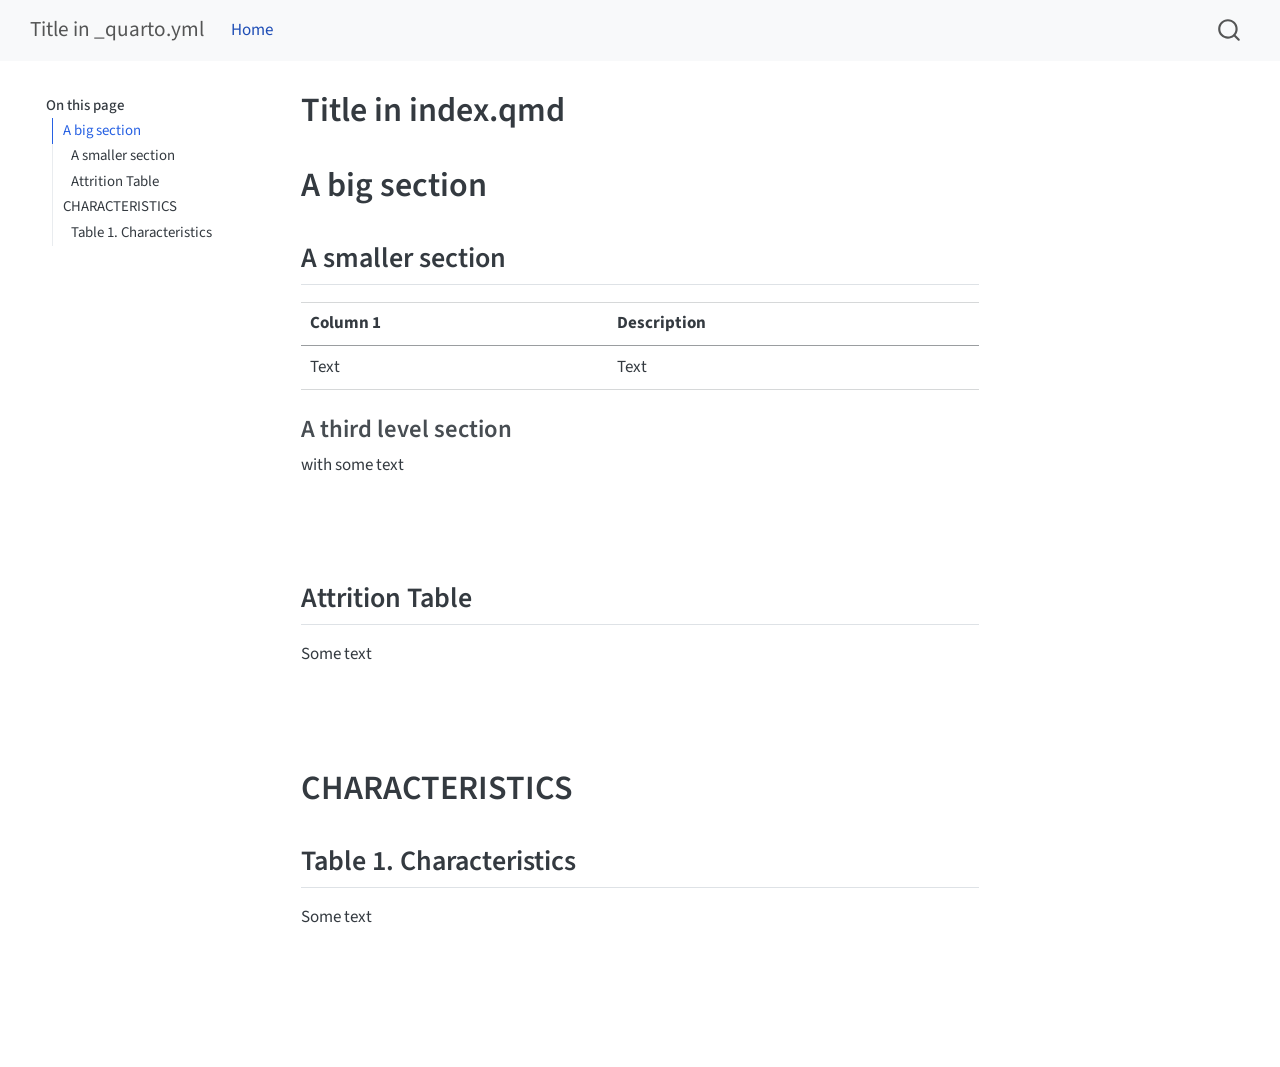
<file: index.html>
<!DOCTYPE html>
<html xmlns="http://www.w3.org/1999/xhtml" lang="en" xml:lang="en"><head>

<meta charset="utf-8">
<meta name="generator" content="quarto-1.10.18">

<meta name="viewport" content="width=device-width, initial-scale=1.0, user-scalable=yes">


<title>Title in index.qmd – Title in _quarto.yml</title>
<style>
/* Default styles provided by pandoc.
** See https://pandoc.org/MANUAL.html#variables-for-html for config info.
*/
span.smallcaps{font-variant: small-caps;}
div.columns{display: flex; gap: 1.5em;}
div.column{flex: auto;}
@media screen {
div.columns{gap: min(4vw, 1.5em);}
div.column{overflow-x: auto;}
}
div.hanging-indent{margin-left: 1.5em; text-indent: -1.5em;}
ul.task-list{list-style: none;}
ul.task-list li input[type="checkbox"] {
  width: 0.8em;
  margin: 0 0.8em 0.2em -1em; /* quarto-specific, see https://github.com/quarto-dev/quarto-cli/issues/4556 */ 
  vertical-align: middle;
}
</style>


<script src="site_libs/quarto-nav/quarto-nav.js"></script>
<script src="site_libs/quarto-nav/headroom.min.js"></script>
<script src="site_libs/clipboard/clipboard.min.js"></script>
<script src="site_libs/quarto-search/autocomplete.umd.js"></script>
<script src="site_libs/quarto-search/fuse.min.js"></script>
<script src="site_libs/quarto-search/quarto-search.js"></script>
<meta name="quarto:offset" content="./">
<script src="site_libs/quarto-html/quarto.js" type="module"></script>
<script src="site_libs/quarto-html/tabsets/tabsets.js" type="module"></script>
<script src="site_libs/quarto-html/popper.min.js"></script>
<script src="site_libs/quarto-html/tippy.umd.min.js"></script>
<script src="site_libs/quarto-html/anchor.min.js"></script>
<link href="site_libs/quarto-html/tippy.css" rel="stylesheet">
<link href="site_libs/quarto-html/quarto-syntax-highlighting-64a204ab8560d761af7679ceaba22944.css" rel="stylesheet" id="quarto-text-highlighting-styles">
<script src="site_libs/bootstrap/bootstrap.min.js"></script>
<link href="site_libs/bootstrap/bootstrap-icons.css" rel="stylesheet">
<link href="site_libs/bootstrap/bootstrap-e3adbaa939bcd423dddc8c8a834270b4.min.css" rel="stylesheet" append-hash="true" id="quarto-bootstrap" data-mode="light">
<script id="quarto-search-options" type="application/json">{
  "location": "navbar",
  "copy-button": false,
  "collapse-after": 3,
  "panel-placement": "end",
  "type": "overlay",
  "limit": 50,
  "keyboard-shortcut": [
    "f",
    "/",
    "s"
  ],
  "show-item-context": false,
  "language": {
    "search-no-results-text": "No results",
    "search-matching-documents-text": "matching documents",
    "search-copy-link-title": "Copy link to search",
    "search-hide-matches-text": "Hide additional matches",
    "search-more-match-text": "more match in this document",
    "search-more-matches-text": "more matches in this document",
    "search-clear-button-title": "Clear",
    "search-text-placeholder": "",
    "search-detached-cancel-button-title": "Cancel",
    "search-submit-button-title": "Submit",
    "search-label": "Search"
  }
}</script>


</head>

<body class="floating nav-fixed quarto-light">

<div id="quarto-search-results"></div>
  <header id="quarto-header" class="headroom fixed-top">
    <nav class="navbar navbar-expand-lg " data-bs-theme="dark">
      <div class="navbar-container container-fluid">
      <div class="navbar-brand-container mx-auto">
    <a class="navbar-brand" href="./index.html">
    <span class="navbar-title">Title in _quarto.yml</span>
    </a>
  </div>
            <div id="quarto-search" class="" title="Search"></div>
          <button class="navbar-toggler" type="button" data-bs-toggle="collapse" data-bs-target="#navbarCollapse" aria-controls="navbarCollapse" role="menu" aria-expanded="false" aria-label="Toggle navigation" onclick="if (window.quartoToggleHeadroom) { window.quartoToggleHeadroom(); }">
  <span class="navbar-toggler-icon"></span>
</button>
          <div class="collapse navbar-collapse" id="navbarCollapse">
            <ul class="navbar-nav navbar-nav-scroll me-auto">
  <li class="nav-item">
    <a class="nav-link active" href="./index.html" aria-current="page"> 
<span class="menu-text">Home</span></a>
  </li>  
</ul>
          </div> <!-- /navcollapse -->
            <div class="quarto-navbar-tools">
</div>
      </div> <!-- /container-fluid -->
    </nav>
</header>
<!-- content -->
<div id="quarto-content" class="quarto-container page-columns page-rows-contents page-layout-article page-navbar">
<!-- sidebar -->
  <nav id="quarto-sidebar" class="sidebar collapse collapse-horizontal quarto-sidebar-collapse-item sidebar-navigation floating overflow-auto">
    <nav id="TOC" role="doc-toc" class="toc-active" data-toc-expanded="99">
    <h2 id="toc-title">On this page</h2>
   
  <ul class="collapse">
  <li><a href="#a-big-section" id="toc-a-big-section" class="nav-link active" data-scroll-target="#a-big-section">A big section</a>
  <ul class="collapse">
  <li><a href="#a-smaller-section" id="toc-a-smaller-section" class="nav-link" data-scroll-target="#a-smaller-section">A smaller section</a></li>
  <li><a href="#attrition-table" id="toc-attrition-table" class="nav-link" data-scroll-target="#attrition-table">Attrition Table</a></li>
  </ul></li>
  <li><a href="#characteristics" id="toc-characteristics" class="nav-link" data-scroll-target="#characteristics">CHARACTERISTICS</a>
  <ul class="collapse">
  <li><a href="#table-1.-characteristics" id="toc-table-1.-characteristics" class="nav-link" data-scroll-target="#table-1.-characteristics">Table 1. Characteristics</a></li>
  </ul></li>
  </ul>
</nav>
</nav>
<div id="quarto-sidebar-glass" class="quarto-sidebar-collapse-item" data-bs-toggle="collapse" data-bs-target=".quarto-sidebar-collapse-item"></div>
<!-- margin-sidebar -->
    <div id="quarto-margin-sidebar" class="sidebar margin-sidebar zindex-bottom">
    </div>
<!-- main -->
<main class="content" id="quarto-document-content">

<header id="title-block-header" class="quarto-title-block default">
<div class="quarto-title">
<h1 class="title">Title in index.qmd</h1>
</div>



<div class="quarto-title-meta">

    
  
    
  </div>
  


</header>


<section id="a-big-section" class="level1">
<h1>A big section</h1>
<section id="a-smaller-section" class="level2">
<h2 class="anchored" data-anchor-id="a-smaller-section">A smaller section</h2>
<table class="caption-top table">
<thead>
<tr class="header">
<th>Column 1</th>
<th>Description</th>
</tr>
</thead>
<tbody>
<tr class="odd">
<td>Text</td>
<td>Text</td>
</tr>
</tbody>
</table>
<section id="a-third-level-section" class="level3">
<h3 class="anchored" data-anchor-id="a-third-level-section">A third level section</h3>
<p>with some text</p>
<p><br> <br></p>
<!----------------------------------------------------------------------------->
<!-- 2. ATTRITION
<!----------------------------------------------------------------------------->
</section>
</section>
<section id="attrition-table" class="level2">
<h2 class="anchored" data-anchor-id="attrition-table">Attrition Table</h2>
<p>Some text</p>
<p><br> <br></p>
<!----------------------------------------------------------------------------->
<!-- 3. CHARACTERISTICS
<!----------------------------------------------------------------------------->
</section>
</section>
<section id="characteristics" class="level1">
<h1>CHARACTERISTICS</h1>
<section id="table-1.-characteristics" class="level2">
<h2 class="anchored" data-anchor-id="table-1.-characteristics">Table 1. Characteristics</h2>
<p>Some text</p>
<p><br></p>


</section>
</section>

</main> <!-- /main -->
<script id="quarto-html-after-body" type="application/javascript">
  window.document.addEventListener("DOMContentLoaded", function (event) {
    const icon = "";
    const anchorJS = new window.AnchorJS();
    anchorJS.options = {
      placement: 'right',
      icon: icon
    };
    anchorJS.add('.anchored');
    const isCodeAnnotation = (el) => {
      for (const clz of el.classList) {
        if (clz.startsWith('code-annotation-')) {                     
          return true;
        }
      }
      return false;
    }
    const onCopySuccess = function(e) {
      // button target
      const button = e.trigger;
      // don't keep focus
      button.blur();
      // flash "checked"
      button.classList.add('code-copy-button-checked');
      var currentTitle = button.getAttribute("title");
      button.setAttribute("title", "Copied!");
      let tooltip;
      if (window.bootstrap) {
        button.setAttribute("data-bs-toggle", "tooltip");
        button.setAttribute("data-bs-placement", "left");
        button.setAttribute("data-bs-title", "Copied!");
        tooltip = new bootstrap.Tooltip(button, 
          { trigger: "manual", 
            customClass: "code-copy-button-tooltip",
            offset: [0, -8]});
        tooltip.show();    
      }
      setTimeout(function() {
        if (tooltip) {
          tooltip.hide();
          button.removeAttribute("data-bs-title");
          button.removeAttribute("data-bs-toggle");
          button.removeAttribute("data-bs-placement");
        }
        button.setAttribute("title", currentTitle);
        button.classList.remove('code-copy-button-checked');
      }, 1000);
      // clear code selection
      e.clearSelection();
    }
    const getTextToCopy = function(trigger) {
      const outerScaffold = trigger.parentElement.cloneNode(true);
      const codeEl = outerScaffold.querySelector('code');
      for (const childEl of codeEl.children) {
        if (isCodeAnnotation(childEl)) {
          childEl.remove();
        }
      }
      return codeEl.innerText;
    }
    const clipboard = new window.ClipboardJS('.code-copy-button:not([data-in-quarto-modal])', {
      text: getTextToCopy
    });
    clipboard.on('success', onCopySuccess);
    if (window.document.getElementById('quarto-embedded-source-code-modal')) {
      const clipboardModal = new window.ClipboardJS('.code-copy-button[data-in-quarto-modal]', {
        text: getTextToCopy,
        container: window.document.getElementById('quarto-embedded-source-code-modal')
      });
      clipboardModal.on('success', onCopySuccess);
    }
      var localhostRegex = new RegExp(/^(?:http|https):\/\/localhost\:?[0-9]*\//);
      var mailtoRegex = new RegExp(/^mailto:/);
        var filterRegex = new RegExp("https:\/\/nolankm\.github\.io\/github-pages-quarto-test\/");
      var isInternal = (href) => {
          return filterRegex.test(href) || localhostRegex.test(href) || mailtoRegex.test(href);
      }
      // Inspect non-navigation links and adorn them if external
     var links = window.document.querySelectorAll('a[href]:not(.nav-link):not(.navbar-brand):not(.toc-action):not(.sidebar-link):not(.sidebar-item-toggle):not(.pagination-link):not(.no-external):not([aria-hidden]):not(.dropdown-item):not(.quarto-navigation-tool):not(.about-link)');
      for (var i=0; i<links.length; i++) {
        const link = links[i];
        if (!isInternal(link.href)) {
          // undo the damage that might have been done by quarto-nav.js in the case of
          // links that we want to consider external
          if (link.dataset.originalHref !== undefined) {
            link.href = link.dataset.originalHref;
          }
        }
      }
    function tippyHover(el, contentFn, onTriggerFn, onUntriggerFn) {
      const config = {
        allowHTML: true,
        maxWidth: 500,
        delay: 100,
        arrow: false,
        appendTo: function(el) {
            return el.parentElement;
        },
        interactive: true,
        interactiveBorder: 10,
        theme: 'quarto',
        placement: 'bottom-start',
      };
      if (contentFn) {
        config.content = contentFn;
      }
      if (onTriggerFn) {
        config.onTrigger = onTriggerFn;
      }
      if (onUntriggerFn) {
        config.onUntrigger = onUntriggerFn;
      }
      window.tippy(el, config); 
    }
    const noterefs = window.document.querySelectorAll('a[role="doc-noteref"]');
    for (var i=0; i<noterefs.length; i++) {
      const ref = noterefs[i];
      tippyHover(ref, function() {
        // use id or data attribute instead here
        let href = ref.getAttribute('data-footnote-href') || ref.getAttribute('href');
        try { href = new URL(href).hash; } catch {}
        const id = href.replace(/^#\/?/, "");
        const note = window.document.getElementById(id);
        if (note) {
          return note.innerHTML;
        } else {
          return "";
        }
      });
    }
    const xrefs = window.document.querySelectorAll('a.quarto-xref');
    const processXRef = (id, note) => {
      // Strip column container classes
      const stripColumnClz = (el) => {
        el.classList.remove("page-full", "page-columns");
        if (el.children) {
          for (const child of el.children) {
            stripColumnClz(child);
          }
        }
      }
      stripColumnClz(note)
      if (id === null || id.startsWith('sec-')) {
        // Special case sections, only their first couple elements
        const container = document.createElement("div");
        if (note.children && note.children.length > 2) {
          container.appendChild(note.children[0].cloneNode(true));
          for (let i = 1; i < note.children.length; i++) {
            const child = note.children[i];
            if (child.tagName === "P" && child.innerText === "") {
              continue;
            } else {
              container.appendChild(child.cloneNode(true));
              break;
            }
          }
          if (window.Quarto?.typesetMath) {
            window.Quarto.typesetMath(container);
          }
          return container.innerHTML
        } else {
          if (window.Quarto?.typesetMath) {
            window.Quarto.typesetMath(note);
          }
          return note.innerHTML;
        }
      } else {
        // Remove any anchor links if they are present
        const anchorLink = note.querySelector('a.anchorjs-link');
        if (anchorLink) {
          anchorLink.remove();
        }
        if (window.Quarto?.typesetMath) {
          window.Quarto.typesetMath(note);
        }
        if (note.classList.contains("callout")) {
          return note.outerHTML;
        } else {
          return note.innerHTML;
        }
      }
    }
    for (var i=0; i<xrefs.length; i++) {
      const xref = xrefs[i];
      tippyHover(xref, undefined, function(instance) {
        instance.disable();
        let url = xref.getAttribute('href');
        let hash = undefined; 
        if (url.startsWith('#')) {
          hash = url;
        } else {
          try { hash = new URL(url).hash; } catch {}
        }
        if (hash) {
          const id = hash.replace(/^#\/?/, "");
          const note = window.document.getElementById(id);
          if (note !== null) {
            try {
              const html = processXRef(id, note.cloneNode(true));
              instance.setContent(html);
            } finally {
              instance.enable();
              instance.show();
            }
          } else {
            // See if we can fetch this
            fetch(url.split('#')[0])
            .then(res => res.text())
            .then(html => {
              const parser = new DOMParser();
              const htmlDoc = parser.parseFromString(html, "text/html");
              const note = htmlDoc.getElementById(id);
              if (note !== null) {
                const html = processXRef(id, note);
                instance.setContent(html);
              } 
            }).finally(() => {
              instance.enable();
              instance.show();
            });
          }
        } else {
          // See if we can fetch a full url (with no hash to target)
          // This is a special case and we should probably do some content thinning / targeting
          fetch(url)
          .then(res => res.text())
          .then(html => {
            const parser = new DOMParser();
            const htmlDoc = parser.parseFromString(html, "text/html");
            const note = htmlDoc.querySelector('main.content');
            if (note !== null) {
              // This should only happen for chapter cross references
              // (since there is no id in the URL)
              // remove the first header
              if (note.children.length > 0 && note.children[0].tagName === "HEADER") {
                note.children[0].remove();
              }
              const html = processXRef(null, note);
              instance.setContent(html);
            } 
          }).finally(() => {
            instance.enable();
            instance.show();
          });
        }
      }, function(instance) {
      });
    }
        let selectedAnnoteEl;
        const selectorForAnnotation = ( cell, annotation) => {
          let cellAttr = 'data-code-cell="' + cell + '"';
          let lineAttr = 'data-code-annotation="' +  annotation + '"';
          const selector = 'span[' + cellAttr + '][' + lineAttr + ']';
          return selector;
        }
        const selectCodeLines = (annoteEl) => {
          const doc = window.document;
          const targetCell = annoteEl.getAttribute("data-target-cell");
          const targetAnnotation = annoteEl.getAttribute("data-target-annotation");
          const annoteSpan = window.document.querySelector(selectorForAnnotation(targetCell, targetAnnotation));
          const lines = annoteSpan.getAttribute("data-code-lines").split(",");
          const lineIds = lines.map((line) => {
            return targetCell + "-" + line;
          })
          let top = null;
          let height = null;
          let parent = null;
          if (lineIds.length > 0) {
              //compute the position of the single el (top and bottom and make a div)
              const el = window.document.getElementById(lineIds[0]);
              top = el.offsetTop;
              height = el.offsetHeight;
              parent = el.parentElement.parentElement;
            if (lineIds.length > 1) {
              const lastEl = window.document.getElementById(lineIds[lineIds.length - 1]);
              const bottom = lastEl.offsetTop + lastEl.offsetHeight;
              height = bottom - top;
            }
            if (top !== null && height !== null && parent !== null) {
              // cook up a div (if necessary) and position it 
              let div = window.document.getElementById("code-annotation-line-highlight");
              if (div === null) {
                div = window.document.createElement("div");
                div.setAttribute("id", "code-annotation-line-highlight");
                div.style.position = 'absolute';
                parent.appendChild(div);
              }
              div.style.top = top - 2 + "px";
              div.style.height = height + 4 + "px";
              div.style.left = 0;
              let gutterDiv = window.document.getElementById("code-annotation-line-highlight-gutter");
              if (gutterDiv === null) {
                gutterDiv = window.document.createElement("div");
                gutterDiv.setAttribute("id", "code-annotation-line-highlight-gutter");
                gutterDiv.style.position = 'absolute';
                const codeCell = window.document.getElementById(targetCell);
                const gutter = codeCell.querySelector('.code-annotation-gutter');
                gutter.appendChild(gutterDiv);
              }
              gutterDiv.style.top = top - 2 + "px";
              gutterDiv.style.height = height + 4 + "px";
            }
            selectedAnnoteEl = annoteEl;
          }
        };
        const unselectCodeLines = () => {
          const elementsIds = ["code-annotation-line-highlight", "code-annotation-line-highlight-gutter"];
          elementsIds.forEach((elId) => {
            const div = window.document.getElementById(elId);
            if (div) {
              div.remove();
            }
          });
          selectedAnnoteEl = undefined;
        };
          // Handle positioning of the toggle
      window.addEventListener(
        "resize",
        throttle(() => {
          elRect = undefined;
          if (selectedAnnoteEl) {
            selectCodeLines(selectedAnnoteEl);
          }
        }, 10)
      );
      function throttle(fn, ms) {
      let throttle = false;
      let timer;
        return (...args) => {
          if(!throttle) { // first call gets through
              fn.apply(this, args);
              throttle = true;
          } else { // all the others get throttled
              if(timer) clearTimeout(timer); // cancel #2
              timer = setTimeout(() => {
                fn.apply(this, args);
                timer = throttle = false;
              }, ms);
          }
        };
      }
        // Attach click handler to the DT
        const annoteDls = window.document.querySelectorAll('dt[data-target-cell]');
        for (const annoteDlNode of annoteDls) {
          annoteDlNode.addEventListener('click', (event) => {
            const clickedEl = event.target;
            if (clickedEl !== selectedAnnoteEl) {
              unselectCodeLines();
              const activeEl = window.document.querySelector('dt[data-target-cell].code-annotation-active');
              if (activeEl) {
                activeEl.classList.remove('code-annotation-active');
              }
              selectCodeLines(clickedEl);
              clickedEl.classList.add('code-annotation-active');
            } else {
              // Unselect the line
              unselectCodeLines();
              clickedEl.classList.remove('code-annotation-active');
            }
          });
        }
    const findCites = (el) => {
      const parentEl = el.parentElement;
      if (parentEl) {
        const cites = parentEl.dataset.cites;
        if (cites) {
          return {
            el,
            cites: cites.split(' ')
          };
        } else {
          return findCites(el.parentElement)
        }
      } else {
        return undefined;
      }
    };
    var bibliorefs = window.document.querySelectorAll('a[role="doc-biblioref"]');
    for (var i=0; i<bibliorefs.length; i++) {
      const ref = bibliorefs[i];
      const citeInfo = findCites(ref);
      if (citeInfo) {
        tippyHover(citeInfo.el, function() {
          var popup = window.document.createElement('div');
          citeInfo.cites.forEach(function(cite) {
            var citeDiv = window.document.createElement('div');
            citeDiv.classList.add('hanging-indent');
            citeDiv.classList.add('csl-entry');
            var biblioDiv = window.document.getElementById('ref-' + cite);
            if (biblioDiv) {
              citeDiv.innerHTML = biblioDiv.innerHTML;
            }
            popup.appendChild(citeDiv);
          });
          return popup.innerHTML;
        });
      }
    }
  });
  </script>
</div> <!-- /content -->




</body></html>
</file>
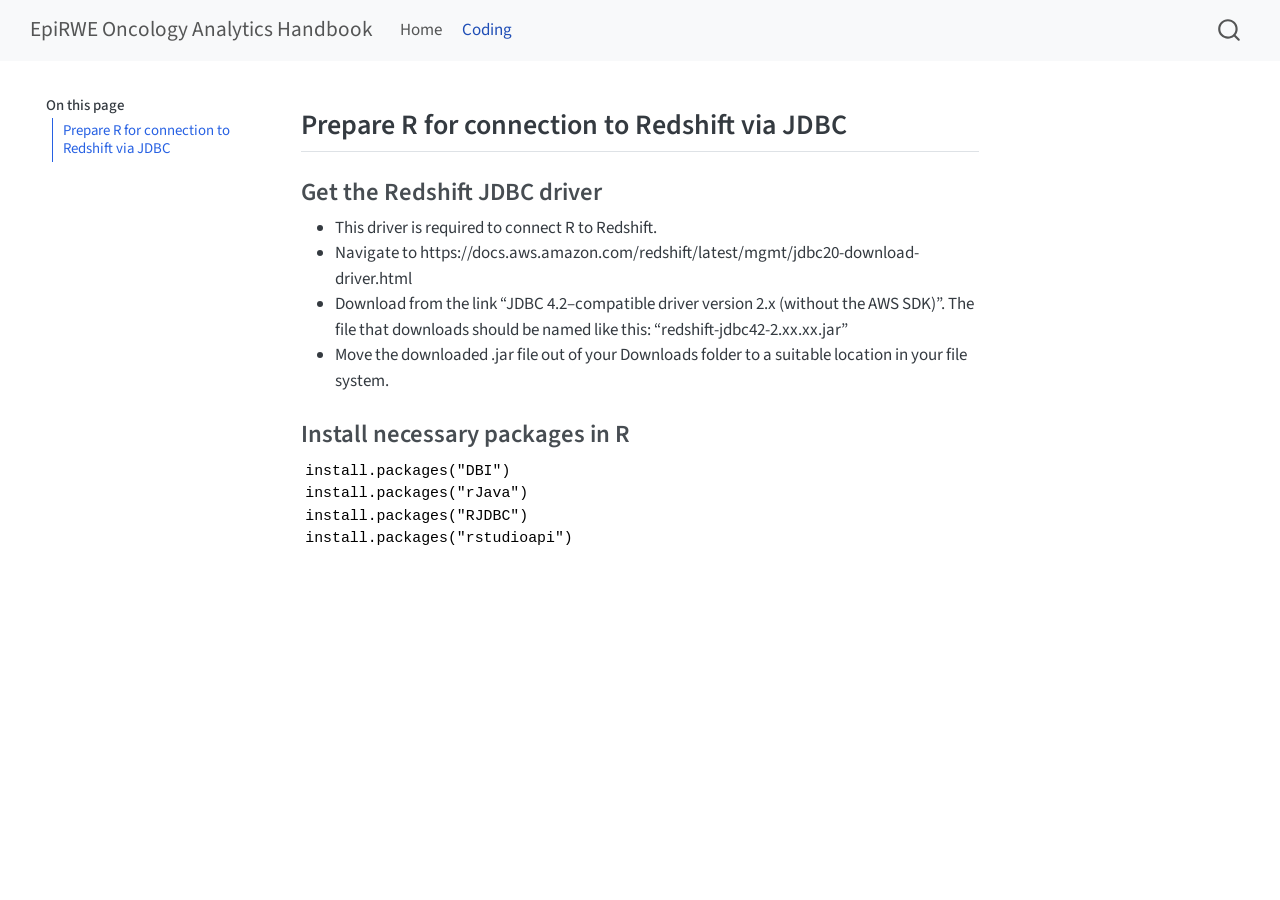
<file: coding.html>
<!DOCTYPE html>
<html xmlns="http://www.w3.org/1999/xhtml" lang="en" xml:lang="en"><head>

<meta charset="utf-8">
<meta name="generator" content="quarto-1.10.18">

<meta name="viewport" content="width=device-width, initial-scale=1.0, user-scalable=yes">


<title>EpiRWE Oncology Analytics Handbook</title>
<style>
/* Default styles provided by pandoc.
** See https://pandoc.org/MANUAL.html#variables-for-html for config info.
*/
span.smallcaps{font-variant: small-caps;}
div.columns{display: flex; gap: 1.5em;}
div.column{flex: auto;}
@media screen {
div.columns{gap: min(4vw, 1.5em);}
div.column{overflow-x: auto;}
}
div.hanging-indent{margin-left: 1.5em; text-indent: -1.5em;}
ul.task-list{list-style: none;}
ul.task-list li input[type="checkbox"] {
  width: 0.8em;
  margin: 0 0.8em 0.2em -1em; /* quarto-specific, see https://github.com/quarto-dev/quarto-cli/issues/4556 */ 
  vertical-align: middle;
}
</style>


<script src="site_libs/quarto-nav/quarto-nav.js"></script>
<script src="site_libs/quarto-nav/headroom.min.js"></script>
<script src="site_libs/clipboard/clipboard.min.js"></script>
<script src="site_libs/quarto-search/autocomplete.umd.js"></script>
<script src="site_libs/quarto-search/fuse.min.js"></script>
<script src="site_libs/quarto-search/quarto-search.js"></script>
<meta name="quarto:offset" content="./">
<script src="site_libs/quarto-html/quarto.js" type="module"></script>
<script src="site_libs/quarto-html/tabsets/tabsets.js" type="module"></script>
<script src="site_libs/quarto-html/popper.min.js"></script>
<script src="site_libs/quarto-html/tippy.umd.min.js"></script>
<script src="site_libs/quarto-html/anchor.min.js"></script>
<link href="site_libs/quarto-html/tippy.css" rel="stylesheet">
<link href="site_libs/quarto-html/quarto-syntax-highlighting-64a204ab8560d761af7679ceaba22944.css" rel="stylesheet" id="quarto-text-highlighting-styles">
<script src="site_libs/bootstrap/bootstrap.min.js"></script>
<link href="site_libs/bootstrap/bootstrap-icons.css" rel="stylesheet">
<link href="site_libs/bootstrap/bootstrap-e3adbaa939bcd423dddc8c8a834270b4.min.css" rel="stylesheet" append-hash="true" id="quarto-bootstrap" data-mode="light">
<script id="quarto-search-options" type="application/json">{
  "location": "navbar",
  "copy-button": false,
  "collapse-after": 3,
  "panel-placement": "end",
  "type": "overlay",
  "limit": 50,
  "keyboard-shortcut": [
    "f",
    "/",
    "s"
  ],
  "show-item-context": false,
  "language": {
    "search-no-results-text": "No results",
    "search-matching-documents-text": "matching documents",
    "search-copy-link-title": "Copy link to search",
    "search-hide-matches-text": "Hide additional matches",
    "search-more-match-text": "more match in this document",
    "search-more-matches-text": "more matches in this document",
    "search-clear-button-title": "Clear",
    "search-text-placeholder": "",
    "search-detached-cancel-button-title": "Cancel",
    "search-submit-button-title": "Submit",
    "search-label": "Search"
  }
}</script>


<link rel="stylesheet" href="styles.css">
</head>

<body class="floating nav-fixed quarto-light">

<div id="quarto-search-results"></div>
  <header id="quarto-header" class="headroom fixed-top">
    <nav class="navbar navbar-expand-lg " data-bs-theme="dark">
      <div class="navbar-container container-fluid">
      <div class="navbar-brand-container mx-auto">
    <a class="navbar-brand" href="./index.html">
    <span class="navbar-title">EpiRWE Oncology Analytics Handbook</span>
    </a>
  </div>
            <div id="quarto-search" class="" title="Search"></div>
          <button class="navbar-toggler" type="button" data-bs-toggle="collapse" data-bs-target="#navbarCollapse" aria-controls="navbarCollapse" role="menu" aria-expanded="false" aria-label="Toggle navigation" onclick="if (window.quartoToggleHeadroom) { window.quartoToggleHeadroom(); }">
  <span class="navbar-toggler-icon"></span>
</button>
          <div class="collapse navbar-collapse" id="navbarCollapse">
            <ul class="navbar-nav navbar-nav-scroll me-auto">
  <li class="nav-item">
    <a class="nav-link" href="./index.html"> 
<span class="menu-text">Home</span></a>
  </li>  
  <li class="nav-item">
    <a class="nav-link active" href="./coding.html" aria-current="page"> 
<span class="menu-text">Coding</span></a>
  </li>  
</ul>
          </div> <!-- /navcollapse -->
            <div class="quarto-navbar-tools">
</div>
      </div> <!-- /container-fluid -->
    </nav>
</header>
<!-- content -->
<div id="quarto-content" class="quarto-container page-columns page-rows-contents page-layout-article page-navbar">
<!-- sidebar -->
  <nav id="quarto-sidebar" class="sidebar collapse collapse-horizontal quarto-sidebar-collapse-item sidebar-navigation floating overflow-auto">
    <nav id="TOC" role="doc-toc" class="toc-active" data-toc-expanded="99">
    <h2 id="toc-title">On this page</h2>
   
  <ul class="collapse">
  <li><a href="#prepare-r-for-connection-to-redshift-via-jdbc" id="toc-prepare-r-for-connection-to-redshift-via-jdbc" class="nav-link active" data-scroll-target="#prepare-r-for-connection-to-redshift-via-jdbc">Prepare R for connection to Redshift via JDBC</a></li>
  </ul>
</nav>
</nav>
<div id="quarto-sidebar-glass" class="quarto-sidebar-collapse-item" data-bs-toggle="collapse" data-bs-target=".quarto-sidebar-collapse-item"></div>
<!-- margin-sidebar -->
    <div id="quarto-margin-sidebar" class="sidebar margin-sidebar zindex-bottom">
    </div>
<!-- main -->
<main class="content" id="quarto-document-content"><header id="title-block-header" class="quarto-title-block"></header>




<section id="prepare-r-for-connection-to-redshift-via-jdbc" class="level2">
<h2 class="anchored" data-anchor-id="prepare-r-for-connection-to-redshift-via-jdbc">Prepare R for connection to Redshift via JDBC</h2>
<section id="get-the-redshift-jdbc-driver" class="level3">
<h3 class="anchored" data-anchor-id="get-the-redshift-jdbc-driver">Get the Redshift JDBC driver</h3>
<ul>
<li>This driver is required to connect R to Redshift.</li>
<li>Navigate to https://docs.aws.amazon.com/redshift/latest/mgmt/jdbc20-download-driver.html</li>
<li>Download from the link “JDBC 4.2–compatible driver version 2.x (without the AWS SDK)”. The file that downloads should be named like this: “redshift-jdbc42-2.xx.xx.jar”</li>
<li>Move the downloaded .jar file out of your Downloads folder to a suitable location in your file system.</li>
</ul>
</section>
<section id="install-necessary-packages-in-r" class="level3">
<h3 class="anchored" data-anchor-id="install-necessary-packages-in-r">Install necessary packages in R</h3>
<pre><code>install.packages("DBI")
install.packages("rJava")
install.packages("RJDBC")
install.packages("rstudioapi")</code></pre>


</section>
</section>

</main> <!-- /main -->
<script id="quarto-html-after-body" type="application/javascript">
  window.document.addEventListener("DOMContentLoaded", function (event) {
    const icon = "";
    const anchorJS = new window.AnchorJS();
    anchorJS.options = {
      placement: 'right',
      icon: icon
    };
    anchorJS.add('.anchored');
    const isCodeAnnotation = (el) => {
      for (const clz of el.classList) {
        if (clz.startsWith('code-annotation-')) {                     
          return true;
        }
      }
      return false;
    }
    const onCopySuccess = function(e) {
      // button target
      const button = e.trigger;
      // don't keep focus
      button.blur();
      // flash "checked"
      button.classList.add('code-copy-button-checked');
      var currentTitle = button.getAttribute("title");
      button.setAttribute("title", "Copied!");
      let tooltip;
      if (window.bootstrap) {
        button.setAttribute("data-bs-toggle", "tooltip");
        button.setAttribute("data-bs-placement", "left");
        button.setAttribute("data-bs-title", "Copied!");
        tooltip = new bootstrap.Tooltip(button, 
          { trigger: "manual", 
            customClass: "code-copy-button-tooltip",
            offset: [0, -8]});
        tooltip.show();    
      }
      setTimeout(function() {
        if (tooltip) {
          tooltip.hide();
          button.removeAttribute("data-bs-title");
          button.removeAttribute("data-bs-toggle");
          button.removeAttribute("data-bs-placement");
        }
        button.setAttribute("title", currentTitle);
        button.classList.remove('code-copy-button-checked');
      }, 1000);
      // clear code selection
      e.clearSelection();
    }
    const getTextToCopy = function(trigger) {
      const outerScaffold = trigger.parentElement.cloneNode(true);
      const codeEl = outerScaffold.querySelector('code');
      for (const childEl of codeEl.children) {
        if (isCodeAnnotation(childEl)) {
          childEl.remove();
        }
      }
      return codeEl.innerText;
    }
    const clipboard = new window.ClipboardJS('.code-copy-button:not([data-in-quarto-modal])', {
      text: getTextToCopy
    });
    clipboard.on('success', onCopySuccess);
    if (window.document.getElementById('quarto-embedded-source-code-modal')) {
      const clipboardModal = new window.ClipboardJS('.code-copy-button[data-in-quarto-modal]', {
        text: getTextToCopy,
        container: window.document.getElementById('quarto-embedded-source-code-modal')
      });
      clipboardModal.on('success', onCopySuccess);
    }
      var localhostRegex = new RegExp(/^(?:http|https):\/\/localhost\:?[0-9]*\//);
      var mailtoRegex = new RegExp(/^mailto:/);
        var filterRegex = new RegExp("https:\/\/nolankm\.github\.io\/github-pages-quarto-test\/");
      var isInternal = (href) => {
          return filterRegex.test(href) || localhostRegex.test(href) || mailtoRegex.test(href);
      }
      // Inspect non-navigation links and adorn them if external
     var links = window.document.querySelectorAll('a[href]:not(.nav-link):not(.navbar-brand):not(.toc-action):not(.sidebar-link):not(.sidebar-item-toggle):not(.pagination-link):not(.no-external):not([aria-hidden]):not(.dropdown-item):not(.quarto-navigation-tool):not(.about-link)');
      for (var i=0; i<links.length; i++) {
        const link = links[i];
        if (!isInternal(link.href)) {
          // undo the damage that might have been done by quarto-nav.js in the case of
          // links that we want to consider external
          if (link.dataset.originalHref !== undefined) {
            link.href = link.dataset.originalHref;
          }
        }
      }
    function tippyHover(el, contentFn, onTriggerFn, onUntriggerFn) {
      const config = {
        allowHTML: true,
        maxWidth: 500,
        delay: 100,
        arrow: false,
        appendTo: function(el) {
            return el.parentElement;
        },
        interactive: true,
        interactiveBorder: 10,
        theme: 'quarto',
        placement: 'bottom-start',
      };
      if (contentFn) {
        config.content = contentFn;
      }
      if (onTriggerFn) {
        config.onTrigger = onTriggerFn;
      }
      if (onUntriggerFn) {
        config.onUntrigger = onUntriggerFn;
      }
      window.tippy(el, config); 
    }
    const noterefs = window.document.querySelectorAll('a[role="doc-noteref"]');
    for (var i=0; i<noterefs.length; i++) {
      const ref = noterefs[i];
      tippyHover(ref, function() {
        // use id or data attribute instead here
        let href = ref.getAttribute('data-footnote-href') || ref.getAttribute('href');
        try { href = new URL(href).hash; } catch {}
        const id = href.replace(/^#\/?/, "");
        const note = window.document.getElementById(id);
        if (note) {
          return note.innerHTML;
        } else {
          return "";
        }
      });
    }
    const xrefs = window.document.querySelectorAll('a.quarto-xref');
    const processXRef = (id, note) => {
      // Strip column container classes
      const stripColumnClz = (el) => {
        el.classList.remove("page-full", "page-columns");
        if (el.children) {
          for (const child of el.children) {
            stripColumnClz(child);
          }
        }
      }
      stripColumnClz(note)
      if (id === null || id.startsWith('sec-')) {
        // Special case sections, only their first couple elements
        const container = document.createElement("div");
        if (note.children && note.children.length > 2) {
          container.appendChild(note.children[0].cloneNode(true));
          for (let i = 1; i < note.children.length; i++) {
            const child = note.children[i];
            if (child.tagName === "P" && child.innerText === "") {
              continue;
            } else {
              container.appendChild(child.cloneNode(true));
              break;
            }
          }
          if (window.Quarto?.typesetMath) {
            window.Quarto.typesetMath(container);
          }
          return container.innerHTML
        } else {
          if (window.Quarto?.typesetMath) {
            window.Quarto.typesetMath(note);
          }
          return note.innerHTML;
        }
      } else {
        // Remove any anchor links if they are present
        const anchorLink = note.querySelector('a.anchorjs-link');
        if (anchorLink) {
          anchorLink.remove();
        }
        if (window.Quarto?.typesetMath) {
          window.Quarto.typesetMath(note);
        }
        if (note.classList.contains("callout")) {
          return note.outerHTML;
        } else {
          return note.innerHTML;
        }
      }
    }
    for (var i=0; i<xrefs.length; i++) {
      const xref = xrefs[i];
      tippyHover(xref, undefined, function(instance) {
        instance.disable();
        let url = xref.getAttribute('href');
        let hash = undefined; 
        if (url.startsWith('#')) {
          hash = url;
        } else {
          try { hash = new URL(url).hash; } catch {}
        }
        if (hash) {
          const id = hash.replace(/^#\/?/, "");
          const note = window.document.getElementById(id);
          if (note !== null) {
            try {
              const html = processXRef(id, note.cloneNode(true));
              instance.setContent(html);
            } finally {
              instance.enable();
              instance.show();
            }
          } else {
            // See if we can fetch this
            fetch(url.split('#')[0])
            .then(res => res.text())
            .then(html => {
              const parser = new DOMParser();
              const htmlDoc = parser.parseFromString(html, "text/html");
              const note = htmlDoc.getElementById(id);
              if (note !== null) {
                const html = processXRef(id, note);
                instance.setContent(html);
              } 
            }).finally(() => {
              instance.enable();
              instance.show();
            });
          }
        } else {
          // See if we can fetch a full url (with no hash to target)
          // This is a special case and we should probably do some content thinning / targeting
          fetch(url)
          .then(res => res.text())
          .then(html => {
            const parser = new DOMParser();
            const htmlDoc = parser.parseFromString(html, "text/html");
            const note = htmlDoc.querySelector('main.content');
            if (note !== null) {
              // This should only happen for chapter cross references
              // (since there is no id in the URL)
              // remove the first header
              if (note.children.length > 0 && note.children[0].tagName === "HEADER") {
                note.children[0].remove();
              }
              const html = processXRef(null, note);
              instance.setContent(html);
            } 
          }).finally(() => {
            instance.enable();
            instance.show();
          });
        }
      }, function(instance) {
      });
    }
        let selectedAnnoteEl;
        const selectorForAnnotation = ( cell, annotation) => {
          let cellAttr = 'data-code-cell="' + cell + '"';
          let lineAttr = 'data-code-annotation="' +  annotation + '"';
          const selector = 'span[' + cellAttr + '][' + lineAttr + ']';
          return selector;
        }
        const selectCodeLines = (annoteEl) => {
          const doc = window.document;
          const targetCell = annoteEl.getAttribute("data-target-cell");
          const targetAnnotation = annoteEl.getAttribute("data-target-annotation");
          const annoteSpan = window.document.querySelector(selectorForAnnotation(targetCell, targetAnnotation));
          const lines = annoteSpan.getAttribute("data-code-lines").split(",");
          const lineIds = lines.map((line) => {
            return targetCell + "-" + line;
          })
          let top = null;
          let height = null;
          let parent = null;
          if (lineIds.length > 0) {
              //compute the position of the single el (top and bottom and make a div)
              const el = window.document.getElementById(lineIds[0]);
              top = el.offsetTop;
              height = el.offsetHeight;
              parent = el.parentElement.parentElement;
            if (lineIds.length > 1) {
              const lastEl = window.document.getElementById(lineIds[lineIds.length - 1]);
              const bottom = lastEl.offsetTop + lastEl.offsetHeight;
              height = bottom - top;
            }
            if (top !== null && height !== null && parent !== null) {
              // cook up a div (if necessary) and position it 
              let div = window.document.getElementById("code-annotation-line-highlight");
              if (div === null) {
                div = window.document.createElement("div");
                div.setAttribute("id", "code-annotation-line-highlight");
                div.style.position = 'absolute';
                parent.appendChild(div);
              }
              div.style.top = top - 2 + "px";
              div.style.height = height + 4 + "px";
              div.style.left = 0;
              let gutterDiv = window.document.getElementById("code-annotation-line-highlight-gutter");
              if (gutterDiv === null) {
                gutterDiv = window.document.createElement("div");
                gutterDiv.setAttribute("id", "code-annotation-line-highlight-gutter");
                gutterDiv.style.position = 'absolute';
                const codeCell = window.document.getElementById(targetCell);
                const gutter = codeCell.querySelector('.code-annotation-gutter');
                gutter.appendChild(gutterDiv);
              }
              gutterDiv.style.top = top - 2 + "px";
              gutterDiv.style.height = height + 4 + "px";
            }
            selectedAnnoteEl = annoteEl;
          }
        };
        const unselectCodeLines = () => {
          const elementsIds = ["code-annotation-line-highlight", "code-annotation-line-highlight-gutter"];
          elementsIds.forEach((elId) => {
            const div = window.document.getElementById(elId);
            if (div) {
              div.remove();
            }
          });
          selectedAnnoteEl = undefined;
        };
          // Handle positioning of the toggle
      window.addEventListener(
        "resize",
        throttle(() => {
          elRect = undefined;
          if (selectedAnnoteEl) {
            selectCodeLines(selectedAnnoteEl);
          }
        }, 10)
      );
      function throttle(fn, ms) {
      let throttle = false;
      let timer;
        return (...args) => {
          if(!throttle) { // first call gets through
              fn.apply(this, args);
              throttle = true;
          } else { // all the others get throttled
              if(timer) clearTimeout(timer); // cancel #2
              timer = setTimeout(() => {
                fn.apply(this, args);
                timer = throttle = false;
              }, ms);
          }
        };
      }
        // Attach click handler to the DT
        const annoteDls = window.document.querySelectorAll('dt[data-target-cell]');
        for (const annoteDlNode of annoteDls) {
          annoteDlNode.addEventListener('click', (event) => {
            const clickedEl = event.target;
            if (clickedEl !== selectedAnnoteEl) {
              unselectCodeLines();
              const activeEl = window.document.querySelector('dt[data-target-cell].code-annotation-active');
              if (activeEl) {
                activeEl.classList.remove('code-annotation-active');
              }
              selectCodeLines(clickedEl);
              clickedEl.classList.add('code-annotation-active');
            } else {
              // Unselect the line
              unselectCodeLines();
              clickedEl.classList.remove('code-annotation-active');
            }
          });
        }
    const findCites = (el) => {
      const parentEl = el.parentElement;
      if (parentEl) {
        const cites = parentEl.dataset.cites;
        if (cites) {
          return {
            el,
            cites: cites.split(' ')
          };
        } else {
          return findCites(el.parentElement)
        }
      } else {
        return undefined;
      }
    };
    var bibliorefs = window.document.querySelectorAll('a[role="doc-biblioref"]');
    for (var i=0; i<bibliorefs.length; i++) {
      const ref = bibliorefs[i];
      const citeInfo = findCites(ref);
      if (citeInfo) {
        tippyHover(citeInfo.el, function() {
          var popup = window.document.createElement('div');
          citeInfo.cites.forEach(function(cite) {
            var citeDiv = window.document.createElement('div');
            citeDiv.classList.add('hanging-indent');
            citeDiv.classList.add('csl-entry');
            var biblioDiv = window.document.getElementById('ref-' + cite);
            if (biblioDiv) {
              citeDiv.innerHTML = biblioDiv.innerHTML;
            }
            popup.appendChild(citeDiv);
          });
          return popup.innerHTML;
        });
      }
    }
  });
  </script>
</div> <!-- /content -->




</body></html>
</file>
<file: site_libs/quarto-html/tippy.css>
.tippy-box[data-animation=fade][data-state=hidden]{opacity:0}[data-tippy-root]{max-width:calc(100vw - 10px)}.tippy-box{position:relative;background-color:#333;color:#fff;border-radius:4px;font-size:14px;line-height:1.4;white-space:normal;outline:0;transition-property:transform,visibility,opacity}.tippy-box[data-placement^=top]>.tippy-arrow{bottom:0}.tippy-box[data-placement^=top]>.tippy-arrow:before{bottom:-7px;left:0;border-width:8px 8px 0;border-top-color:initial;transform-origin:center top}.tippy-box[data-placement^=bottom]>.tippy-arrow{top:0}.tippy-box[data-placement^=bottom]>.tippy-arrow:before{top:-7px;left:0;border-width:0 8px 8px;border-bottom-color:initial;transform-origin:center bottom}.tippy-box[data-placement^=left]>.tippy-arrow{right:0}.tippy-box[data-placement^=left]>.tippy-arrow:before{border-width:8px 0 8px 8px;border-left-color:initial;right:-7px;transform-origin:center left}.tippy-box[data-placement^=right]>.tippy-arrow{left:0}.tippy-box[data-placement^=right]>.tippy-arrow:before{left:-7px;border-width:8px 8px 8px 0;border-right-color:initial;transform-origin:center right}.tippy-box[data-inertia][data-state=visible]{transition-timing-function:cubic-bezier(.54,1.5,.38,1.11)}.tippy-arrow{width:16px;height:16px;color:#333}.tippy-arrow:before{content:"";position:absolute;border-color:transparent;border-style:solid}.tippy-content{position:relative;padding:5px 9px;z-index:1}
</file>
<file: site_libs/quarto-html/quarto-syntax-highlighting-64a204ab8560d761af7679ceaba22944.css>
/* quarto syntax highlight colors */
:root {
  --quarto-hl-ot-color: #003B4F;
  --quarto-hl-at-color: #657422;
  --quarto-hl-ss-color: #20794D;
  --quarto-hl-an-color: #5E5E5E;
  --quarto-hl-fu-color: #4758AB;
  --quarto-hl-st-color: #20794D;
  --quarto-hl-cf-color: #003B4F;
  --quarto-hl-op-color: #5E5E5E;
  --quarto-hl-er-color: #AD0000;
  --quarto-hl-bn-color: #AD0000;
  --quarto-hl-al-color: #AD0000;
  --quarto-hl-va-color: #111111;
  --quarto-hl-bu-color: inherit;
  --quarto-hl-ex-color: inherit;
  --quarto-hl-pp-color: #AD0000;
  --quarto-hl-in-color: #5E5E5E;
  --quarto-hl-vs-color: #20794D;
  --quarto-hl-wa-color: #5E5E5E;
  --quarto-hl-do-color: #5E5E5E;
  --quarto-hl-im-color: #00769E;
  --quarto-hl-ch-color: #20794D;
  --quarto-hl-dt-color: #AD0000;
  --quarto-hl-fl-color: #AD0000;
  --quarto-hl-co-color: #5E5E5E;
  --quarto-hl-cv-color: #5E5E5E;
  --quarto-hl-cn-color: #8f5902;
  --quarto-hl-sc-color: #5E5E5E;
  --quarto-hl-dv-color: #AD0000;
  --quarto-hl-kw-color: #003B4F;
}

/* other quarto variables */
:root {
  --quarto-font-monospace: SFMono-Regular, Menlo, Monaco, Consolas, "Liberation Mono", "Courier New", monospace;
}

/* syntax highlight based on Pandoc's rules */
pre > code.sourceCode > span {
  color: #003B4F;
}

code.sourceCode > span {
  color: #003B4F;
}

div.sourceCode,
div.sourceCode pre.sourceCode {
  color: #003B4F;
}

/* Normal */
code span {
  color: #003B4F;
}

/* Alert */
code span.al {
  color: #AD0000;
  font-style: inherit;
}

/* Annotation */
code span.an {
  color: #5E5E5E;
  font-style: inherit;
}

/* Attribute */
code span.at {
  color: #657422;
  font-style: inherit;
}

/* BaseN */
code span.bn {
  color: #AD0000;
  font-style: inherit;
}

/* BuiltIn */
code span.bu {
  font-style: inherit;
}

/* ControlFlow */
code span.cf {
  color: #003B4F;
  font-weight: bold;
  font-style: inherit;
}

/* Char */
code span.ch {
  color: #20794D;
  font-style: inherit;
}

/* Constant */
code span.cn {
  color: #8f5902;
  font-style: inherit;
}

/* Comment */
code span.co {
  color: #5E5E5E;
  font-style: inherit;
}

/* CommentVar */
code span.cv {
  color: #5E5E5E;
  font-style: italic;
}

/* Documentation */
code span.do {
  color: #5E5E5E;
  font-style: italic;
}

/* DataType */
code span.dt {
  color: #AD0000;
  font-style: inherit;
}

/* DecVal */
code span.dv {
  color: #AD0000;
  font-style: inherit;
}

/* Error */
code span.er {
  color: #AD0000;
  font-style: inherit;
}

/* Extension */
code span.ex {
  font-style: inherit;
}

/* Float */
code span.fl {
  color: #AD0000;
  font-style: inherit;
}

/* Function */
code span.fu {
  color: #4758AB;
  font-style: inherit;
}

/* Import */
code span.im {
  color: #00769E;
  font-style: inherit;
}

/* Information */
code span.in {
  color: #5E5E5E;
  font-style: inherit;
}

/* Keyword */
code span.kw {
  color: #003B4F;
  font-weight: bold;
  font-style: inherit;
}

/* Operator */
code span.op {
  color: #5E5E5E;
  font-style: inherit;
}

/* Other */
code span.ot {
  color: #003B4F;
  font-style: inherit;
}

/* Preprocessor */
code span.pp {
  color: #AD0000;
  font-style: inherit;
}

/* SpecialChar */
code span.sc {
  color: #5E5E5E;
  font-style: inherit;
}

/* SpecialString */
code span.ss {
  color: #20794D;
  font-style: inherit;
}

/* String */
code span.st {
  color: #20794D;
  font-style: inherit;
}

/* Variable */
code span.va {
  color: #111111;
  font-style: inherit;
}

/* VerbatimString */
code span.vs {
  color: #20794D;
  font-style: inherit;
}

/* Warning */
code span.wa {
  color: #5E5E5E;
  font-style: italic;
}

.prevent-inlining {
  content: "</";
}

/*# sourceMappingURL=9d8d5bb603a83b8298b89080a598c93b.css.map */
</file>
<file: styles.css>
/* css styles */

.red-text {
    color: red;
}

.table-fit {
  display: flex;
  justify-content: center;
  text-align: center;
}

.table-fit table {
    display: inline-table;
    width: auto;
}

.table-fit table th,
.table-fit table td {
  white-space: nowrap;
}

.vspace-xsmall { display: block; margin-top: 0.125rem; }
.vspace-small { display: block; margin-top: 0.25rem; }
.vspace-medium { display: block; margin-top: 0.5rem; }
</file>
